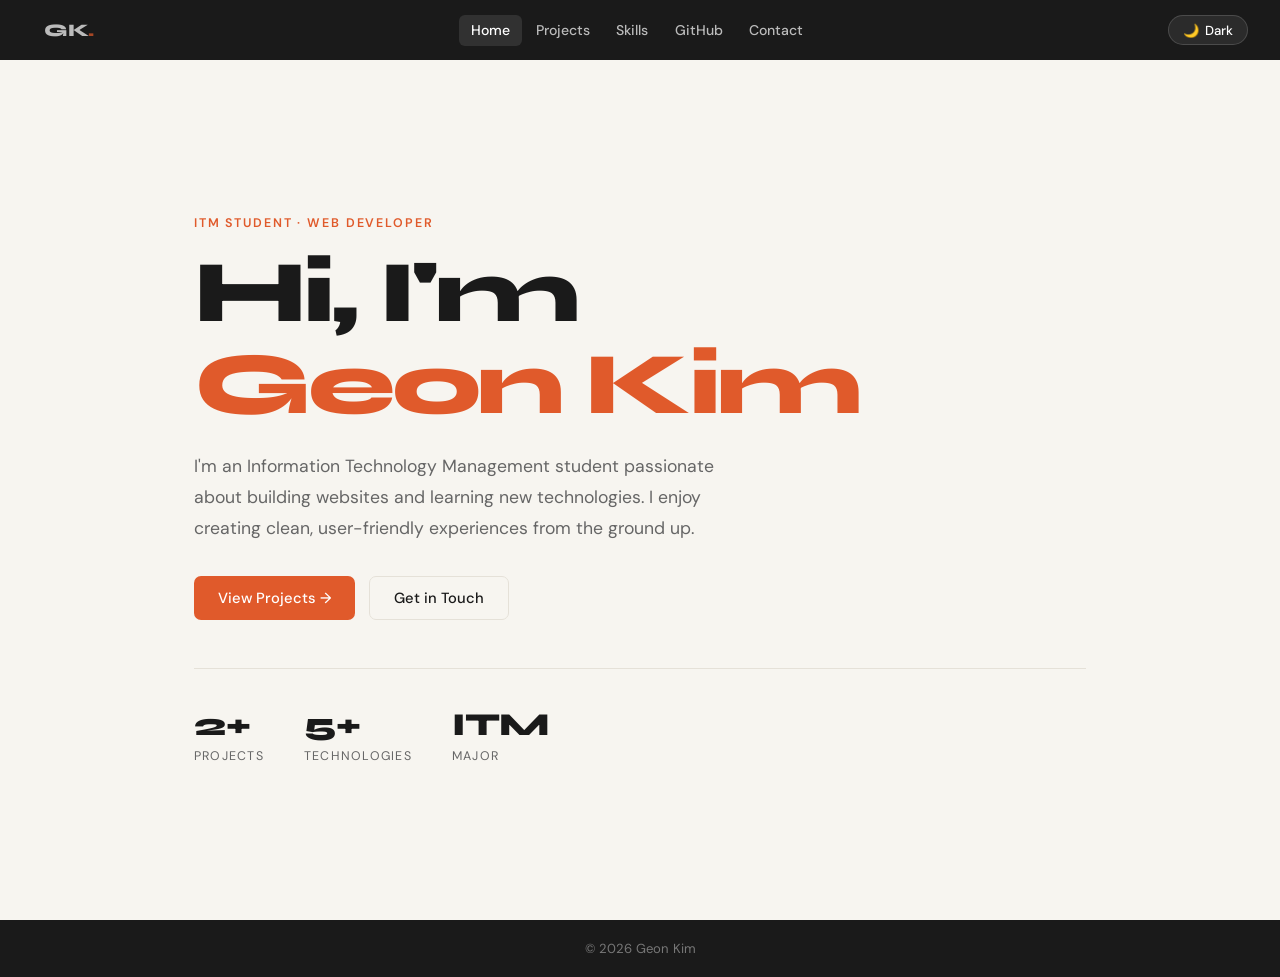
<file: index.html>
<!DOCTYPE html>
<html lang="en">
<head>
  <meta charset="UTF-8" />
  <meta name="viewport" content="width=device-width, initial-scale=1.0" />
  <!-- 💡 CUSTOMIZE: 탭 제목 -->
  <title>Geon Kim — Portfolio</title>
  <link rel="stylesheet" href="style.css" />
</head>
<body>

  <nav>
    <!-- 💡 CUSTOMIZE: 왼쪽 로고 이니셜 -->
    <a href="index.html" class="nav-brand">GK<span>.</span></a>

    <ul>
      <li><a href="index.html" class="active">Home</a></li>
      <li><a href="projects.html">Projects</a></li>
      <li><a href="skills.html">Skills</a></li>
      <li><a href="github.html">GitHub</a></li>
      <li><a href="contact.html">Contact</a></li>
    </ul>

    <!-- 테마 토글 버튼 (HOA02) — main.js가 제어 -->
    <button class="theme-toggle" id="themeToggle" aria-label="Toggle theme">
      <span id="themeIcon">🌙</span>
      <span class="toggle-label" id="themeLabel">Dark</span>
    </button>
  </nav>

  <main>
    <section class="intro">
      <!-- 💡 CUSTOMIZE: 직책/전공 소개 문구 -->
      <p class="intro-eyebrow fade-up fade-up-1">ITM Student · Web Developer</p>

      <!-- 💡 CUSTOMIZE: 이름 변경 (<em> 태그 안 텍스트) -->
      <h1 class="fade-up fade-up-2">Hi, I'm<br><em>Geon Kim</em></h1>

      <!-- 💡 CUSTOMIZE: 자기소개 문장 -->
      <p class="intro-bio fade-up fade-up-3">
        I'm an Information Technology Management student passionate about
        building websites and learning new technologies. I enjoy creating
        clean, user-friendly experiences from the ground up.
      </p>

      <div class="intro-cta fade-up fade-up-4">
        <a href="projects.html" class="btn btn-primary">View Projects →</a>
        <a href="contact.html"  class="btn btn-ghost">Get in Touch</a>
      </div>

      <!-- 💡 CUSTOMIZE: 하단 통계 숫자와 라벨 자유롭게 변경 -->
      <div class="home-stats fade-up fade-up-5">
        <div>
          <span class="home-stat-num">2+</span>
          <span class="home-stat-label">Projects</span>
        </div>
        <div>
          <span class="home-stat-num">5+</span>
          <span class="home-stat-label">Technologies</span>
        </div>
        <div>
          <span class="home-stat-num">ITM</span>
          <span class="home-stat-label">Major</span>
        </div>
      </div>
    </section>
  </main>

  <!-- 💡 CUSTOMIZE: 저작권 연도/이름 -->
  <footer>
    <p>&copy; 2026 Geon Kim</p>
  </footer>

  <!-- 공통 JS (테마 스위처) -->
  <script src="main.js"></script>
</body>
</html>
</file>
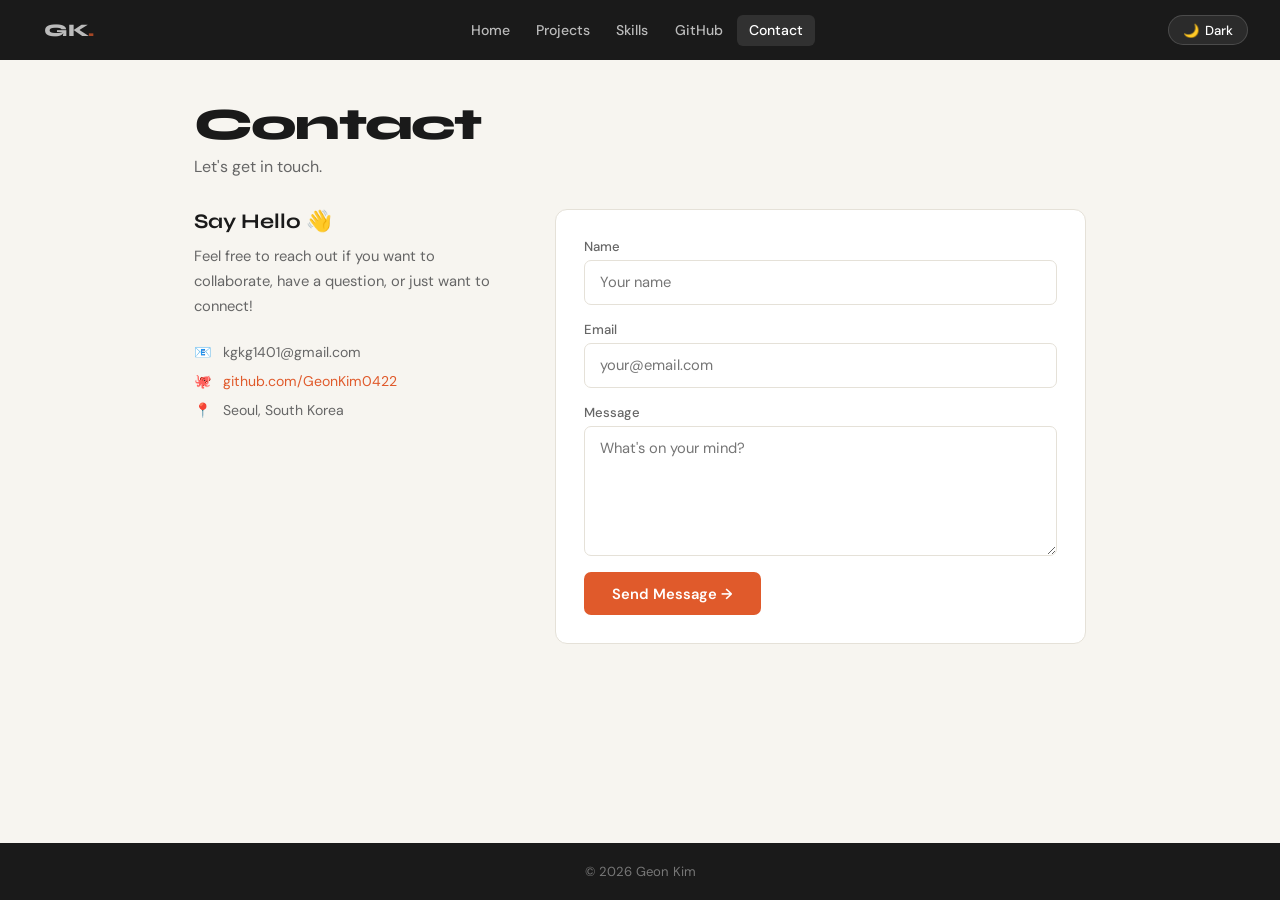
<file: contact.html>
<!DOCTYPE html>
<html lang="en">
<head>
  <meta charset="UTF-8" />
  <meta name="viewport" content="width=device-width, initial-scale=1.0" />
  <title>Geon Kim — Contact</title>
  <link rel="stylesheet" href="style.css" />
</head>
<body>

  <nav>
    <a href="index.html" class="nav-brand">GK<span>.</span></a>
    <ul>
      <li><a href="index.html">Home</a></li>
      <li><a href="projects.html">Projects</a></li>
      <li><a href="skills.html">Skills</a></li>
      <li><a href="github.html">GitHub</a></li>
      <li><a href="contact.html" class="active">Contact</a></li>
    </ul>
    <button class="theme-toggle" id="themeToggle" aria-label="Toggle theme">
      <span id="themeIcon">🌙</span>
      <span class="toggle-label" id="themeLabel">Dark</span>
    </button>
  </nav>

  <main>
    <div class="page-header fade-up fade-up-1">
      <h1>Contact</h1>
      <p>Let's get in touch.</p>
    </div>

    <div class="contact-wrap fade-up fade-up-2">

      <!-- 왼쪽: 연락처 정보 -->
      <div class="contact-info">
        <!-- 💡 CUSTOMIZE: 인사말 -->
        <h2>Say Hello 👋</h2>
        <p>
          Feel free to reach out if you want to collaborate,
          have a question, or just want to connect!
        </p>

        <!-- 💡 CUSTOMIZE: 이메일/깃허브/위치 변경 -->
        <div class="contact-row">
          <span>📧</span>
          <span>kgkg1401@gmail.com</span>
        </div>
        <div class="contact-row">
          <span>🐙</span>
          <a href="https://github.com/GeonKim0422" target="_blank"
             rel="noopener" style="color:var(--accent);text-decoration:none;">
            github.com/GeonKim0422
          </a>
        </div>
        <div class="contact-row">
          <span>📍</span>
          <span>Seoul, South Korea</span>
        </div>
      </div>

      <!-- 오른쪽: 폼 -->
      <form id="contactForm">
        <div class="form-field">
          <label for="name">Name</label>
          <!-- 💡 CUSTOMIZE: placeholder 텍스트 -->
          <input type="text"  id="name"    name="name"    placeholder="Your name"        required />
        </div>
        <div class="form-field">
          <label for="email">Email</label>
          <input type="email" id="email"   name="email"   placeholder="your@email.com"   required />
        </div>
        <div class="form-field">
          <label for="message">Message</label>
          <textarea           id="message" name="message" placeholder="What's on your mind?" rows="5" required></textarea>
        </div>
        <button type="submit">Send Message →</button>
      </form>

    </div>
  </main>

  <footer><p>&copy; 2026 Geon Kim</p></footer>

  <script src="main.js"></script>
</body>
</html>
</file>
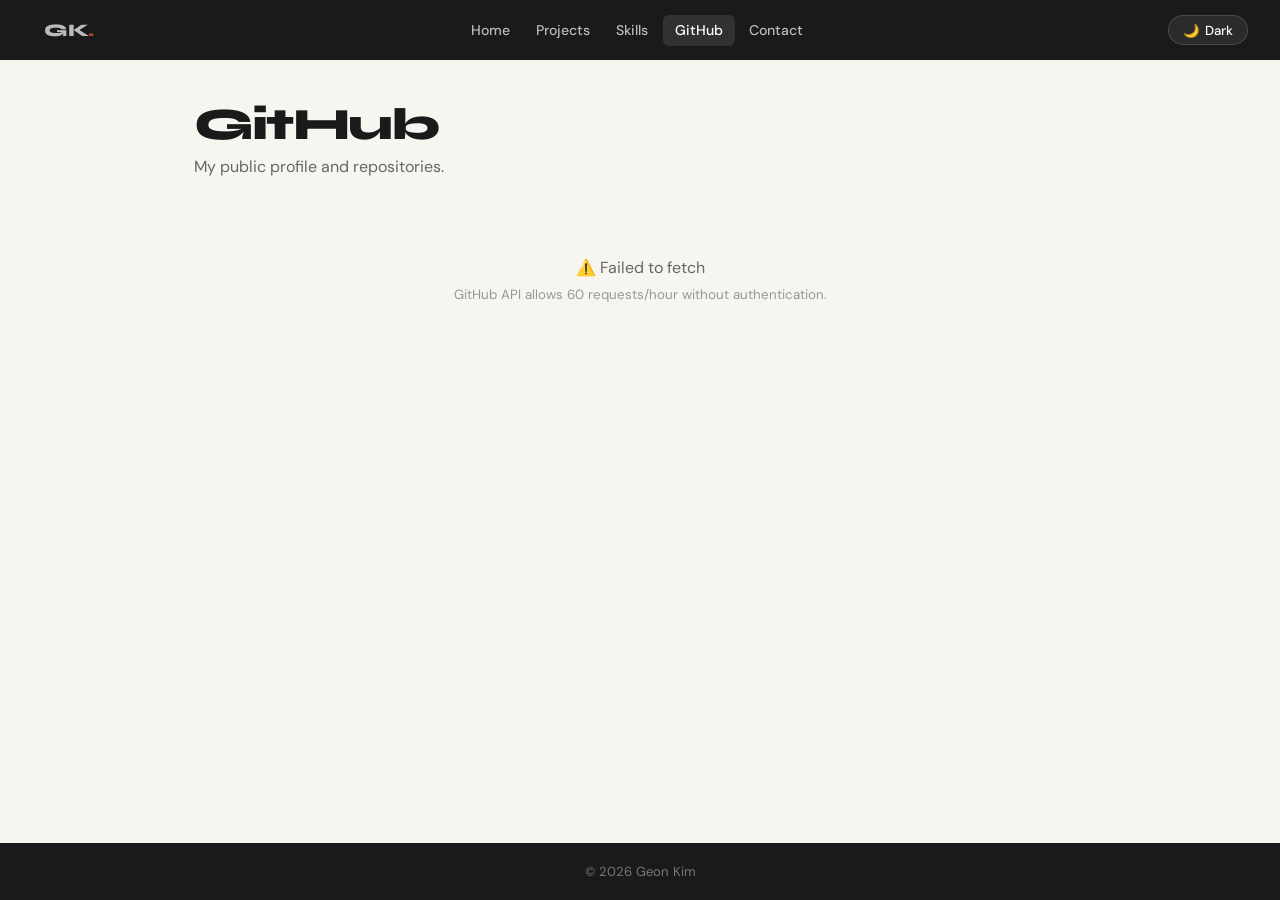
<file: github.html>
<!DOCTYPE html>
<html lang="en">
<head>
  <meta charset="UTF-8" />
  <meta name="viewport" content="width=device-width, initial-scale=1.0" />
  <title>Geon Kim — GitHub</title>
  <link rel="stylesheet" href="style.css" />
</head>
<body>

  <nav>
    <a href="index.html" class="nav-brand">GK<span>.</span></a>
    <ul>
      <li><a href="index.html">Home</a></li>
      <li><a href="projects.html">Projects</a></li>
      <li><a href="skills.html">Skills</a></li>
      <li><a href="github.html" class="active">GitHub</a></li>
      <li><a href="contact.html">Contact</a></li>
    </ul>
    <button class="theme-toggle" id="themeToggle" aria-label="Toggle theme">
      <span id="themeIcon">🌙</span>
      <span class="toggle-label" id="themeLabel">Dark</span>
    </button>
  </nav>

  <main>
    <div class="page-header fade-up fade-up-1">
      <h1>GitHub</h1>
      <p>My public profile and repositories.</p>
    </div>

    <!-- 프로필 영역 — github.js가 동적으로 채움 -->
    <div id="profileSection" class="fade-up fade-up-2">
      <div class="gh-loading">Loading profile</div>
    </div>

    <!-- 레포 영역 — github.js가 동적으로 채움 -->
    <div id="reposSection" class="fade-up fade-up-3"></div>
  </main>

  <footer><p>&copy; 2026 Geon Kim</p></footer>

  <script src="main.js"></script>
  <!-- GitHub API 연동 JS (HOA02) -->
  <script src="github.js"></script>
</body>
</html>
</file>
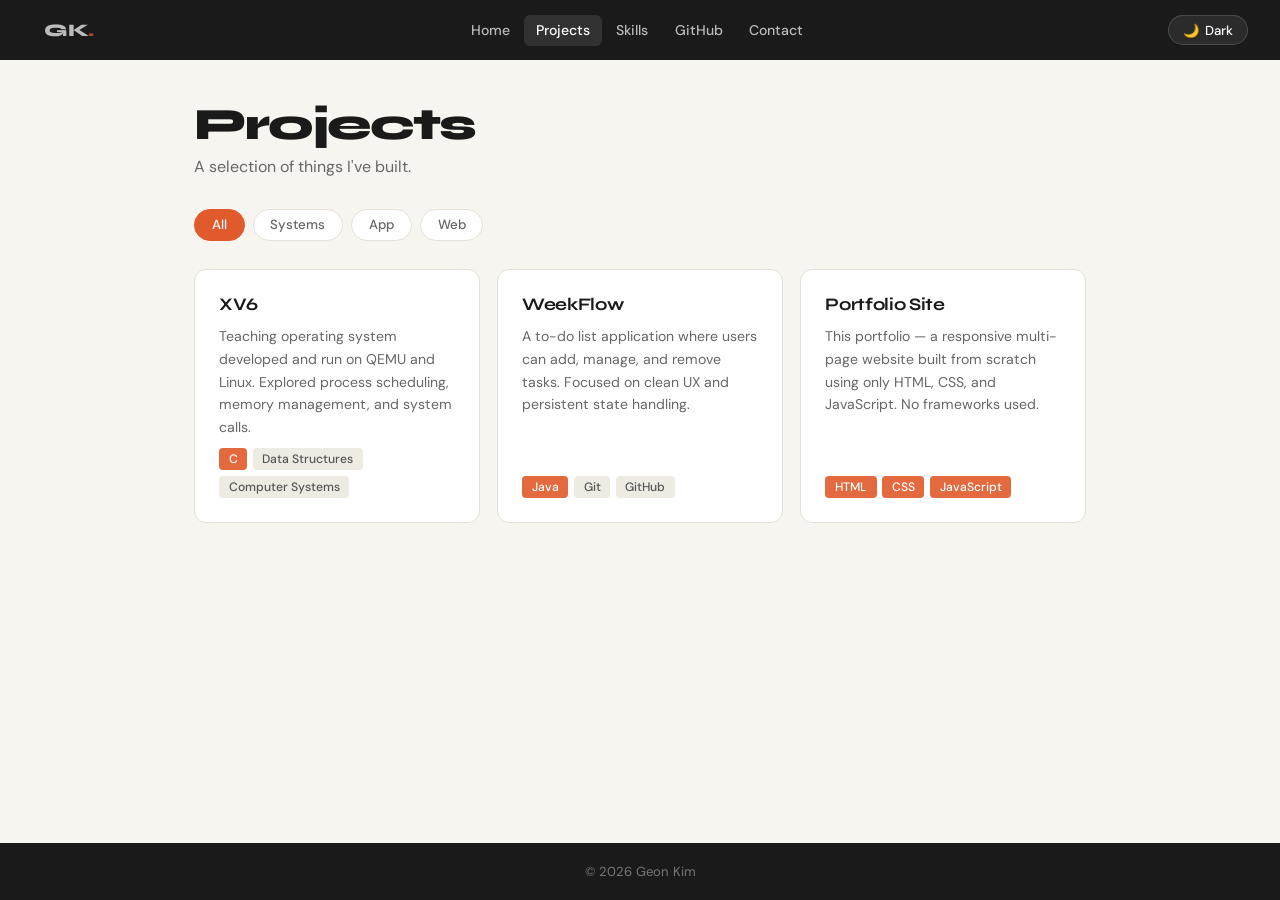
<file: projects.html>
<!DOCTYPE html>
<html lang="en">
<head>
  <meta charset="UTF-8" />
  <meta name="viewport" content="width=device-width, initial-scale=1.0" />
  <title>Geon Kim — Projects</title>
  <link rel="stylesheet" href="style.css" />
</head>
<body>

  <nav>
    <a href="index.html" class="nav-brand">GK<span>.</span></a>
    <ul>
      <li><a href="index.html">Home</a></li>
      <li><a href="projects.html" class="active">Projects</a></li>
      <li><a href="skills.html">Skills</a></li>
      <li><a href="github.html">GitHub</a></li>
      <li><a href="contact.html">Contact</a></li>
    </ul>
    <button class="theme-toggle" id="themeToggle" aria-label="Toggle theme">
      <span id="themeIcon">🌙</span>
      <span class="toggle-label" id="themeLabel">Dark</span>
    </button>
  </nav>

  <main>
    <div class="page-header fade-up fade-up-1">
      <h1>Projects</h1>
      <!-- 💡 CUSTOMIZE: 부제목 문구 -->
      <p>A selection of things I've built.</p>
    </div>

    <!-- ─────────────────────────────────────────
         필터 버튼 (HOA02)
         💡 CUSTOMIZE: 버튼 추가 시 data-filter="카테고리명" 추가
                       카드의 data-category와 값을 맞춰야 함
         ───────────────────────────────────────── -->
    <div class="filter-bar fade-up fade-up-2" id="filterBar">
      <button class="filter-btn active" data-filter="all">All</button>
      <button class="filter-btn" data-filter="systems">Systems</button>
      <button class="filter-btn" data-filter="app">App</button>
      <button class="filter-btn" data-filter="web">Web</button>
    </div>

    <!-- ─────────────────────────────────────────
         프로젝트 카드 목록
         💡 CUSTOMIZE: 카드를 추가할 때
           1. <article class="project-card" data-category="카테고리"> 추가
           2. data-category 값은 필터 버튼의 data-filter 값과 일치해야 함
           3. .tag.lang 클래스 = 언어 태그 (포인트 색 적용)
         ───────────────────────────────────────── -->
    <div class="projects-grid fade-up fade-up-3" id="projectsGrid">

      <!-- 카드 1 -->
      <article class="project-card" data-category="systems">
        <h2>XV6</h2>
        <!-- 💡 CUSTOMIZE: 프로젝트 설명 -->
        <p>Teaching operating system developed and run on QEMU and Linux.
           Explored process scheduling, memory management, and system calls.</p>
        <div class="project-tags">
          <span class="tag lang">C</span>
          <span class="tag">Data Structures</span>
          <span class="tag">Computer Systems</span>
        </div>
      </article>

      <!-- 카드 2 -->
      <article class="project-card" data-category="app">
        <h2>WeekFlow</h2>
        <p>A to-do list application where users can add, manage, and remove
           tasks. Focused on clean UX and persistent state handling.</p>
        <div class="project-tags">
          <span class="tag lang">Java</span>
          <span class="tag">Git</span>
          <span class="tag">GitHub</span>
        </div>
      </article>

      <!-- 카드 3 -->
      <article class="project-card" data-category="web">
        <h2>Portfolio Site</h2>
        <p>This portfolio — a responsive multi-page website built from scratch
           using only HTML, CSS, and JavaScript. No frameworks used.</p>
        <div class="project-tags">
          <span class="tag lang">HTML</span>
          <span class="tag lang">CSS</span>
          <span class="tag lang">JavaScript</span>
        </div>
      </article>

      <!-- 💡 CUSTOMIZE: 여기에 카드 추가
      <article class="project-card" data-category="카테고리">
        <h2>프로젝트 이름</h2>
        <p>설명</p>
        <div class="project-tags">
          <span class="tag lang">언어</span>
          <span class="tag">기술</span>
        </div>
      </article>
      -->

    </div>

    <!-- 해당 카테고리에 카드가 없을 때 표시 -->
    <p id="noResults" style="display:none; color:var(--text-sub); margin-top:1.5rem;">
      No projects in this category yet.
    </p>
  </main>

  <footer><p>&copy; 2026 Geon Kim</p></footer>

  <script src="main.js"></script>
  <!-- 프로젝트 필터 JS (HOA02) -->
  <script src="projects.js"></script>
</body>
</html>
</file>
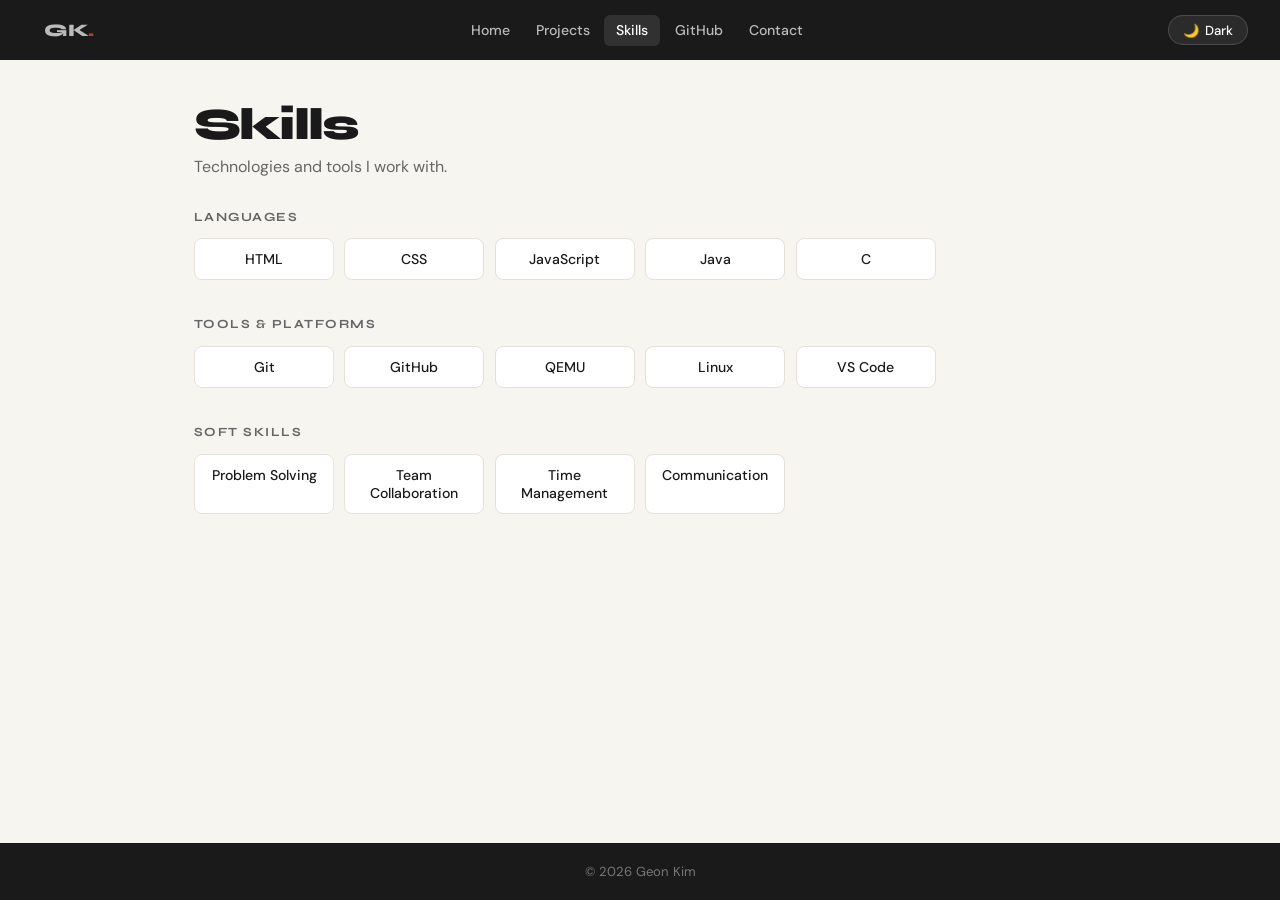
<file: skills.html>
<!DOCTYPE html>
<html lang="en">
<head>
  <meta charset="UTF-8" />
  <meta name="viewport" content="width=device-width, initial-scale=1.0" />
  <title>Geon Kim — Skills</title>
  <link rel="stylesheet" href="style.css" />
</head>
<body>

  <nav>
    <a href="index.html" class="nav-brand">GK<span>.</span></a>
    <ul>
      <li><a href="index.html">Home</a></li>
      <li><a href="projects.html">Projects</a></li>
      <li><a href="skills.html" class="active">Skills</a></li>
      <li><a href="github.html">GitHub</a></li>
      <li><a href="contact.html">Contact</a></li>
    </ul>
    <button class="theme-toggle" id="themeToggle" aria-label="Toggle theme">
      <span id="themeIcon">🌙</span>
      <span class="toggle-label" id="themeLabel">Dark</span>
    </button>
  </nav>

  <main>
    <div class="page-header fade-up fade-up-1">
      <h1>Skills</h1>
      <p>Technologies and tools I work with.</p>
    </div>

    <!-- ─────────────────────────────────────────
         💡 CUSTOMIZE: 스킬 칩 추가/제거
         각 <div class="skill-chip"> 안에 텍스트만 바꾸면 됨
         ───────────────────────────────────────── -->

    <div class="skills-block fade-up fade-up-2">
      <h2>Languages</h2>
      <div class="skills-grid">
        <div class="skill-chip">HTML</div>
        <div class="skill-chip">CSS</div>
        <div class="skill-chip">JavaScript</div>
        <div class="skill-chip">Java</div>
        <div class="skill-chip">C</div>
      </div>
    </div>

    <div class="skills-block fade-up fade-up-3">
      <h2>Tools & Platforms</h2>
      <div class="skills-grid">
        <div class="skill-chip">Git</div>
        <div class="skill-chip">GitHub</div>
        <div class="skill-chip">QEMU</div>
        <div class="skill-chip">Linux</div>
        <div class="skill-chip">VS Code</div>
      </div>
    </div>

    <div class="skills-block fade-up fade-up-4">
      <h2>Soft Skills</h2>
      <div class="skills-grid">
        <div class="skill-chip">Problem Solving</div>
        <div class="skill-chip">Team Collaboration</div>
        <div class="skill-chip">Time Management</div>
        <div class="skill-chip">Communication</div>
      </div>
    </div>
  </main>

  <footer><p>&copy; 2026 Geon Kim</p></footer>

  <script src="main.js"></script>
</body>
</html>
</file>
<file: style.css>
/* ── Google Fonts ── */
/* 💡 CUSTOMIZE: 원하는 폰트로 교체 가능 (Google Fonts에서 선택) */
@import url('https://fonts.googleapis.com/css2?family=Syne:wght@400;600;700;800&family=DM+Sans:ital,wght@0,300;0,400;0,500;1,400&display=swap');

/* ════════════════════════════════════════
   CSS 변수 (테마 시스템) — HOA02 추가
   ════════════════════════════════════════ */

/* 💡 CUSTOMIZE: 라이트 테마 색상을 여기서 바꾸세요 */
:root {
  --bg:          #f7f5f0;       /* 페이지 배경 */
  --bg-card:     #ffffff;       /* 카드 배경 */
  --bg-nav:      #1a1a1a;       /* 네비게이션 배경 */
  --text-main:   #1a1a1a;       /* 주 텍스트 */
  --text-sub:    #666;          /* 보조 텍스트 */
  --text-nav:    #ffffff;       /* 네비 텍스트 */
  --accent:      #e05a2b;       /* 포인트 컬러 (버튼, 강조) */
  --accent-dark: #c04820;       /* 호버 시 포인트 컬러 */
  --border:      #e5e1d8;       /* 테두리 */
  --shadow:      0 2px 12px rgba(0,0,0,0.07);
  --shadow-lg:   0 8px 30px rgba(0,0,0,0.12);
  --tag-bg:      #eeebe3;
  --tag-text:    #555;
  --input-bg:    #fff;
}

/* 💡 CUSTOMIZE: 다크 테마 색상을 여기서 바꾸세요 */
body.dark {
  --bg:          #111;
  --bg-card:     #1c1c1c;
  --bg-nav:      #0a0a0a;
  --text-main:   #eeebe3;
  --text-sub:    #888;
  --text-nav:    #eeebe3;
  --accent:      #f07040;
  --accent-dark: #e05a2b;
  --border:      #2a2a2a;
  --shadow:      0 2px 12px rgba(0,0,0,0.4);
  --shadow-lg:   0 8px 30px rgba(0,0,0,0.6);
  --tag-bg:      #252525;
  --tag-text:    #bbb;
  --input-bg:    #1c1c1c;
}

/* ════════════════════════════════════════
   Base
   ════════════════════════════════════════ */
*, *::before, *::after {
  box-sizing: border-box;
  margin: 0;
  padding: 0;
}

html { scroll-behavior: smooth; }

body {
  font-family: 'DM Sans', Arial, sans-serif;
  background-color: var(--bg);
  color: var(--text-main);
  transition: background-color 0.3s, color 0.3s;
  min-height: 100vh;
  display: flex;
  flex-direction: column;
}

/* ════════════════════════════════════════
   Navigation
   ════════════════════════════════════════ */
nav {
  background-color: var(--bg-nav);
  padding: 0 2rem;
  height: 60px;
  display: flex;
  align-items: center;
  justify-content: space-between;
  position: sticky;
  top: 0;
  z-index: 100;
  transition: background-color 0.3s;
}

/* 💡 CUSTOMIZE: 왼쪽 로고 텍스트 (index.html에서도 변경) */
.nav-brand {
  font-family: 'Syne', sans-serif;
  font-weight: 800;
  font-size: 1.1rem;
  color: var(--text-nav);
  letter-spacing: -0.02em;
  text-decoration: none;
}

.nav-brand span { color: var(--accent); }

nav ul {
  list-style: none;
  display: flex;
  align-items: center;
  gap: 0.15rem;
}

nav a {
  color: var(--text-nav);
  text-decoration: none;
  font-size: 0.88rem;
  font-weight: 500;
  padding: 0.38rem 0.75rem;
  border-radius: 6px;
  opacity: 0.7;
  transition: opacity 0.2s, background 0.2s;
}

nav a:hover,
nav a.active {
  opacity: 1;
  background: rgba(255,255,255,0.1);
}

/* ── 테마 토글 버튼 (HOA02 추가) ── */
.theme-toggle {
  display: flex;
  align-items: center;
  gap: 0.35rem;
  background: rgba(255,255,255,0.08);
  border: 1px solid rgba(255,255,255,0.15);
  color: var(--text-nav);
  border-radius: 20px;
  padding: 0.35rem 0.9rem;
  font-size: 0.82rem;
  font-family: 'DM Sans', sans-serif;
  font-weight: 500;
  cursor: pointer;
  transition: background 0.2s;
  white-space: nowrap;
}

.theme-toggle:hover { background: rgba(255,255,255,0.15); }

/* ════════════════════════════════════════
   Main Layout
   ════════════════════════════════════════ */
main {
  flex: 1;
  max-width: 940px;
  width: 100%;
  margin: 2.5rem auto;
  padding: 0 1.5rem;
}

.page-header { margin-bottom: 2rem; }

.page-header h1 {
  font-family: 'Syne', sans-serif;
  font-size: clamp(2rem, 5vw, 2.8rem);
  font-weight: 800;
  letter-spacing: -0.04em;
  line-height: 1.1;
  margin-bottom: 0.4rem;
}

.page-header p { color: var(--text-sub); }

/* ════════════════════════════════════════
   Home (index.html)
   ════════════════════════════════════════ */
.intro {
  display: flex;
  flex-direction: column;
  justify-content: center;
  min-height: calc(100vh - 120px);
  padding: 2rem 0;
}

.intro-eyebrow {
  font-size: 0.78rem;
  font-weight: 600;
  letter-spacing: 0.15em;
  text-transform: uppercase;
  color: var(--accent);
  margin-bottom: 1rem;
}

/* 💡 CUSTOMIZE: 홈 타이틀 크기 */
.intro h1 {
  font-family: 'Syne', sans-serif;
  font-size: clamp(2.8rem, 9vw, 5.5rem);
  font-weight: 800;
  letter-spacing: -0.04em;
  line-height: 1.05;
  margin-bottom: 1.25rem;
}

/* 💡 CUSTOMIZE: em 태그 = 이름 강조 색 */
.intro h1 em { font-style: normal; color: var(--accent); }

.intro-bio {
  font-size: 1.1rem;
  color: var(--text-sub);
  max-width: 520px;
  line-height: 1.75;
  margin-bottom: 2rem;
}

.intro-cta { display: flex; gap: 0.875rem; flex-wrap: wrap; }

.btn {
  display: inline-flex;
  align-items: center;
  gap: 0.4rem;
  padding: 0.7rem 1.5rem;
  border-radius: 7px;
  font-size: 0.92rem;
  font-weight: 500;
  font-family: 'DM Sans', sans-serif;
  text-decoration: none;
  transition: all 0.2s;
  cursor: pointer;
  border: none;
}

.btn-primary { background: var(--accent); color: #fff; }

.btn-primary:hover {
  background: var(--accent-dark);
  transform: translateY(-1px);
  box-shadow: 0 5px 18px rgba(224,90,43,0.28);
}

.btn-ghost {
  background: transparent;
  color: var(--text-main);
  border: 1.5px solid var(--border);
}

.btn-ghost:hover { border-color: var(--text-main); transform: translateY(-1px); }

/* 홈 하단 통계 */
.home-stats {
  display: flex;
  gap: 2.5rem;
  flex-wrap: wrap;
  margin-top: 3rem;
  padding-top: 2.5rem;
  border-top: 1px solid var(--border);
}

/* 💡 CUSTOMIZE: home-stats 숫자/라벨 변경은 index.html에서 */
.home-stat-num {
  display: block;
  font-family: 'Syne', sans-serif;
  font-size: 2rem;
  font-weight: 800;
  line-height: 1;
  margin-bottom: 0.2rem;
}

.home-stat-label {
  font-size: 0.78rem;
  color: var(--text-sub);
  text-transform: uppercase;
  letter-spacing: 0.1em;
}

/* ════════════════════════════════════════
   Projects — HOA02: 필터 기능
   ════════════════════════════════════════ */

/* 💡 CUSTOMIZE: 필터 카테고리는 projects.html에서 data-filter 값으로 추가/수정 */
.filter-bar {
  display: flex;
  flex-wrap: wrap;
  gap: 0.5rem;
  margin-bottom: 1.75rem;
}

.filter-btn {
  padding: 0.42rem 1.05rem;
  border: 1.5px solid var(--border);
  background: var(--bg-card);
  color: var(--text-sub);
  border-radius: 20px;
  font-size: 0.83rem;
  font-weight: 500;
  font-family: 'DM Sans', sans-serif;
  cursor: pointer;
  transition: all 0.18s;
}

.filter-btn:hover { border-color: var(--accent); color: var(--accent); }

.filter-btn.active {
  background: var(--accent);
  border-color: var(--accent);
  color: #fff;
}

.projects-grid {
  display: grid;
  grid-template-columns: repeat(auto-fill, minmax(270px, 1fr));
  gap: 1.1rem;
}

/* JS가 토글하는 숨김 클래스 */
.project-card.hidden { display: none; }

.project-card {
  background: var(--bg-card);
  border: 1px solid var(--border);
  border-radius: 12px;
  padding: 1.5rem;
  display: flex;
  flex-direction: column;
  gap: 0.65rem;
  transition: box-shadow 0.22s, transform 0.22s, border-color 0.22s;
}

.project-card:hover {
  box-shadow: var(--shadow-lg);
  transform: translateY(-3px);
  border-color: var(--accent);
}

.project-card h2 {
  font-family: 'Syne', sans-serif;
  font-size: 1.1rem;
  font-weight: 700;
  letter-spacing: -0.02em;
}

.project-card p { color: var(--text-sub); font-size: 0.88rem; line-height: 1.6; flex: 1; }

.project-tags { display: flex; flex-wrap: wrap; gap: 0.35rem; margin-top: auto; }

.tag {
  background: var(--tag-bg);
  color: var(--tag-text);
  padding: 0.18rem 0.6rem;
  border-radius: 4px;
  font-size: 0.76rem;
  font-weight: 500;
}

/* 💡 CUSTOMIZE: 언어 태그는 .tag.lang 클래스로 포인트 색 적용 */
.tag.lang { background: var(--accent); color: #fff; opacity: 0.9; }

/* ════════════════════════════════════════
   Skills
   ════════════════════════════════════════ */
.skills-block { margin-bottom: 2.25rem; }

.skills-block h2 {
  font-family: 'Syne', sans-serif;
  font-size: 0.78rem;
  font-weight: 700;
  letter-spacing: 0.12em;
  text-transform: uppercase;
  color: var(--text-sub);
  margin-bottom: 0.9rem;
}

.skills-grid {
  display: grid;
  /* 💡 CUSTOMIZE: 한 줄에 몇 개 보일지 minmax 값 조절 */
  grid-template-columns: repeat(auto-fill, minmax(140px, 1fr));
  gap: 0.65rem;
}

.skill-chip {
  background: var(--bg-card);
  border: 1px solid var(--border);
  border-radius: 8px;
  padding: 0.7rem 1rem;
  font-size: 0.88rem;
  font-weight: 500;
  text-align: center;
  transition: all 0.18s;
}

.skill-chip:hover {
  border-color: var(--accent);
  color: var(--accent);
  transform: translateY(-2px);
  box-shadow: var(--shadow);
}

/* ════════════════════════════════════════
   Contact
   ════════════════════════════════════════ */
.contact-wrap {
  display: grid;
  grid-template-columns: 1fr 1.7fr;
  gap: 3rem;
  align-items: start;
}

.contact-info h2 {
  font-family: 'Syne', sans-serif;
  font-size: 1.3rem;
  font-weight: 700;
  margin-bottom: 0.65rem;
}

.contact-info p { color: var(--text-sub); line-height: 1.7; font-size: 0.92rem; margin-bottom: 1.5rem; }

.contact-row {
  display: flex;
  align-items: center;
  gap: 0.7rem;
  margin-bottom: 0.7rem;
  font-size: 0.88rem;
  color: var(--text-sub);
}

form {
  background: var(--bg-card);
  border: 1px solid var(--border);
  border-radius: 12px;
  padding: 1.75rem;
  display: flex;
  flex-direction: column;
  gap: 1rem;
}

.form-field { display: flex; flex-direction: column; gap: 0.35rem; }

label { font-size: 0.82rem; font-weight: 500; color: var(--text-sub); }

input, textarea {
  padding: 0.7rem 0.95rem;
  border: 1.5px solid var(--border);
  border-radius: 7px;
  font-size: 0.92rem;
  font-family: 'DM Sans', sans-serif;
  background: var(--input-bg);
  color: var(--text-main);
  width: 100%;
  transition: border-color 0.18s;
}

input:focus, textarea:focus { outline: none; border-color: var(--accent); }

textarea { resize: vertical; min-height: 130px; }

button[type="submit"] {
  align-self: flex-start;
  padding: 0.72rem 1.8rem;
  background: var(--accent);
  color: #fff;
  border: none;
  border-radius: 7px;
  font-size: 0.92rem;
  font-weight: 600;
  font-family: 'DM Sans', sans-serif;
  cursor: pointer;
  transition: all 0.2s;
}

button[type="submit"]:hover { background: var(--accent-dark); transform: translateY(-1px); }

/* ════════════════════════════════════════
   GitHub Stats Page — HOA02 신규
   ════════════════════════════════════════ */

/* 프로필 카드 */
.gh-profile {
  display: flex;
  align-items: center;
  gap: 2rem;
  background: var(--bg-card);
  border: 1px solid var(--border);
  border-radius: 14px;
  padding: 1.75rem;
  margin-bottom: 2.25rem;
}

.gh-avatar {
  width: 88px;
  height: 88px;
  border-radius: 50%;
  border: 3px solid var(--border);
  object-fit: cover;
  flex-shrink: 0;
}

.gh-avatar-fallback {
  width: 88px;
  height: 88px;
  border-radius: 50%;
  background: var(--tag-bg);
  display: flex;
  align-items: center;
  justify-content: center;
  font-size: 2.5rem;
  flex-shrink: 0;
}

.gh-name { font-family: 'Syne', sans-serif; font-size: 1.35rem; font-weight: 700; margin-bottom: 0.2rem; }
.gh-login { color: var(--text-sub); font-size: 0.88rem; margin-bottom: 0.4rem; }
.gh-bio   { color: var(--text-sub); font-size: 0.88rem; line-height: 1.55; margin-bottom: 0.8rem; }

.gh-stats { display: flex; gap: 1rem; flex-wrap: wrap; }

.gh-stat {
  background: var(--tag-bg);
  border-radius: 8px;
  padding: 0.55rem 1rem;
  min-width: 76px;
  text-align: center;
}

.gh-stat-n { display: block; font-family: 'Syne', sans-serif; font-size: 1.2rem; font-weight: 700; }
.gh-stat-l { font-size: 0.73rem; color: var(--text-sub); }

/* 레포 목록 */
.repos-header {
  font-family: 'Syne', sans-serif;
  font-size: 0.76rem;
  font-weight: 700;
  letter-spacing: 0.12em;
  text-transform: uppercase;
  color: var(--text-sub);
  margin-bottom: 1rem;
}

.repos-grid {
  display: grid;
  grid-template-columns: repeat(auto-fill, minmax(270px, 1fr));
  gap: 1rem;
}

.repo-card {
  background: var(--bg-card);
  border: 1px solid var(--border);
  border-radius: 10px;
  padding: 1.2rem;
  text-decoration: none;
  color: inherit;
  display: flex;
  flex-direction: column;
  gap: 0.55rem;
  transition: all 0.2s;
}

.repo-card:hover {
  border-color: var(--accent);
  box-shadow: var(--shadow-lg);
  transform: translateY(-2px);
}

.repo-name { font-family: 'Syne', sans-serif; font-size: 0.97rem; font-weight: 700; color: var(--accent); }
.repo-desc { font-size: 0.83rem; color: var(--text-sub); line-height: 1.55; flex: 1; }
.repo-meta { display: flex; gap: 0.9rem; flex-wrap: wrap; font-size: 0.78rem; color: var(--text-sub); }

/* 로딩 / 에러 상태 */
.gh-loading {
  text-align: center;
  padding: 4rem 0;
  color: var(--text-sub);
  font-size: 0.95rem;
}

.gh-loading::after {
  content: '';
  animation: ellipsis 1.4s infinite;
}

@keyframes ellipsis {
  0%   { content: '.'; }
  33%  { content: '..'; }
  66%  { content: '...'; }
}

.gh-error { text-align: center; padding: 3rem 0; color: var(--text-sub); }

/* ════════════════════════════════════════
   Footer
   ════════════════════════════════════════ */
footer {
  background: #1a1a1a;
  color: #777;
  text-align: center;
  padding: 1.25rem;
  font-size: 0.82rem;
  margin-top: auto;
}

/* ════════════════════════════════════════
   Fade-up 애니메이션 (공통)
   ════════════════════════════════════════ */
@keyframes fadeUp {
  from { opacity: 0; transform: translateY(20px); }
  to   { opacity: 1; transform: translateY(0); }
}

.fade-up { animation: fadeUp 0.5s ease both; }
.fade-up-1 { animation-delay: 0.05s; }
.fade-up-2 { animation-delay: 0.13s; }
.fade-up-3 { animation-delay: 0.22s; }
.fade-up-4 { animation-delay: 0.32s; }
.fade-up-5 { animation-delay: 0.42s; }

/* ════════════════════════════════════════
   Responsive — Tablet (481px–768px)
   ════════════════════════════════════════ */
@media (max-width: 768px) {
  nav { padding: 0 1.25rem; }
  main { margin: 1.75rem auto; }
  .contact-wrap { grid-template-columns: 1fr; gap: 2rem; }
  .gh-profile { flex-direction: column; text-align: center; }
  .gh-stats { justify-content: center; }
  .home-stats { gap: 1.5rem; }
}

/* ════════════════════════════════════════
   Responsive — Mobile (0–480px)
   ════════════════════════════════════════ */
@media (max-width: 480px) {
  nav ul { gap: 0; }
  nav a { padding: 0.35rem 0.5rem; font-size: 0.8rem; }

  /* 모바일: 토글 버튼 텍스트만 숨김 (아이콘은 유지) */
  .theme-toggle .toggle-label { display: none; }

  .intro h1 { font-size: 2.6rem; }
  .projects-grid, .repos-grid { grid-template-columns: 1fr; }
  .skills-grid { grid-template-columns: repeat(2, 1fr); }
  button[type="submit"] { align-self: stretch; }
}
</file>
